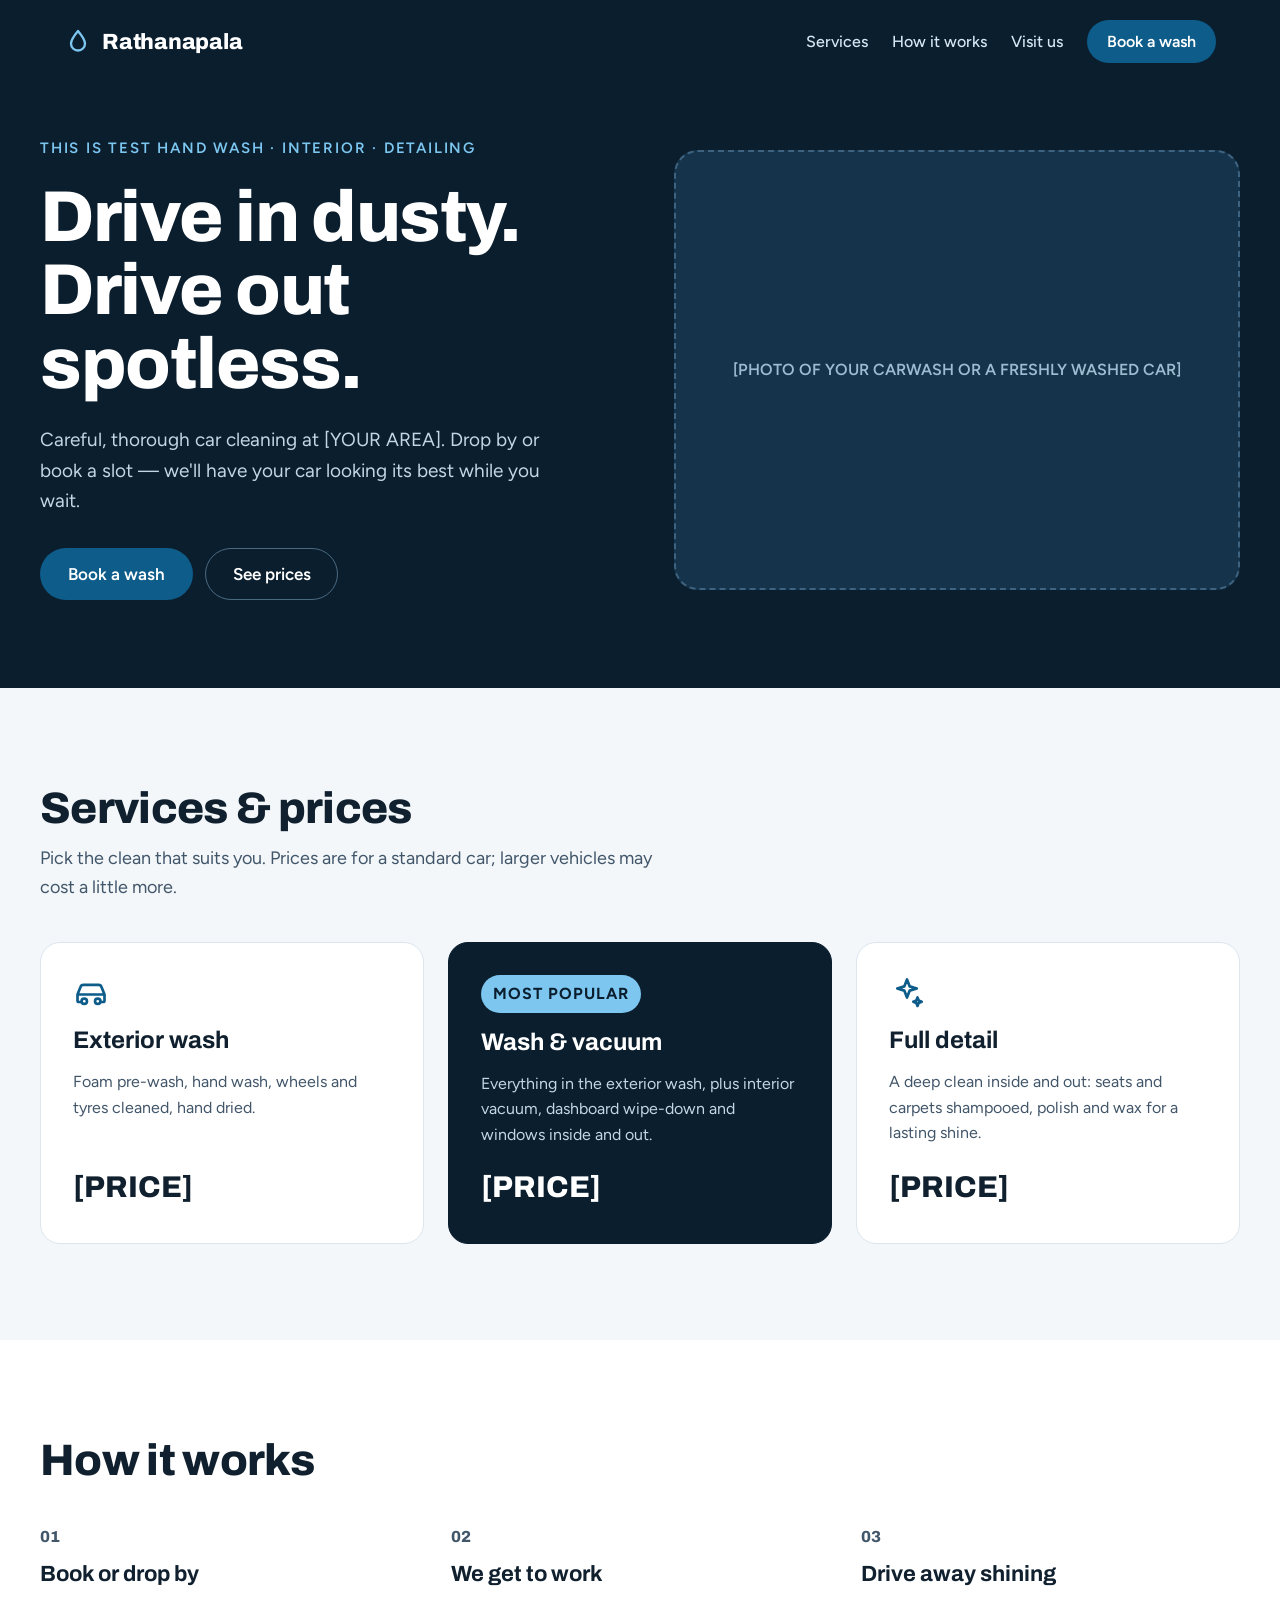
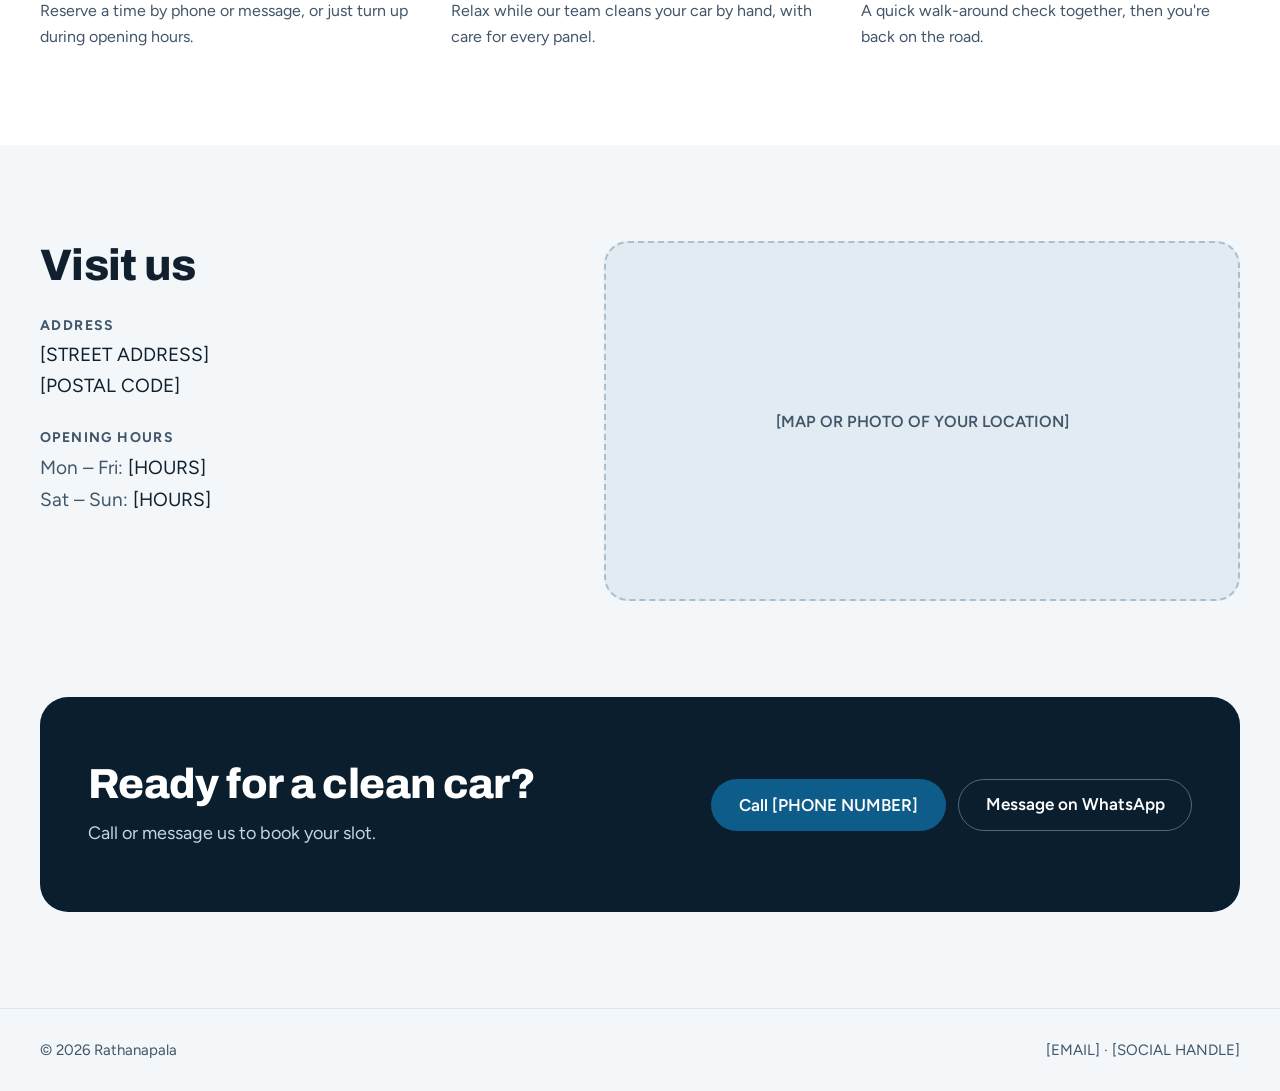
<file: index.html>
<!doctype html>
<html lang="en">
<head>
<meta charset="utf-8">
<meta name="viewport" content="width=device-width, initial-scale=1">
<title>[YOUR BUSINESS NAME] — Car Wash &amp; Detailing</title>
<meta name="description" content="Hand car wash, interior cleaning and full detailing. Book a wash or drop by.">
<link rel="icon" href="data:image/svg+xml,%3Csvg xmlns='http://www.w3.org/2000/svg' viewBox='0 0 24 24' fill='none' stroke='%230D5C8A' stroke-width='2.4' stroke-linecap='round' stroke-linejoin='round'%3E%3Cpath d='M12 2.5c3.5 4.2 6 7.6 6 10.8a6 6 0 0 1-12 0c0-3.2 2.5-6.6 6-10.8z'/%3E%3C/svg%3E">
<link rel="preconnect" href="https://fonts.googleapis.com">
<link rel="preconnect" href="https://fonts.gstatic.com" crossorigin>
<link href="https://fonts.googleapis.com/css2?family=Archivo:wght@500;700;800&family=Figtree:wght@400;500;600;700&display=swap" rel="stylesheet">
<link rel="stylesheet" href="styles.css">
<script src="main.js" defer></script>
</head>
<body>

<header class="site-header">
  <div class="wrap">
    <a class="brand" href="#top">
      <svg width="28" height="28" viewBox="0 0 24 24" fill="none" stroke="#7CC6F0" stroke-width="2" stroke-linecap="round" stroke-linejoin="round" aria-hidden="true"><path d="M12 2.5c3.5 4.2 6 7.6 6 10.8a6 6 0 0 1-12 0c0-3.2 2.5-6.6 6-10.8z"/></svg>
      <span data-field="business.name">[YOUR BUSINESS NAME]</span>
    </a>
    <nav class="site-nav" aria-label="Main">
      <a href="#services">Services</a>
      <a href="#how">How it works</a>
      <a href="#visit">Visit us</a>
      <a class="btn btn-primary" href="#book">Book a wash</a>
    </nav>
  </div>
</header>

<main>
  <section class="hero" id="top">
    <div class="wrap">
      <div class="hero-text">
        <p class="eyebrow" data-field="business.tagline">Hand wash · Interior · Detailing</p>
        <h1>Drive in dusty.<br>Drive out spotless.</h1>
        <p class="hero-sub">Careful, thorough car cleaning at <span data-field="business.area">[YOUR AREA]</span>. Drop by or book a slot — we'll have your car looking its best while you wait.</p>
        <div class="btn-row">
          <a class="btn btn-primary" href="#book">Book a wash</a>
          <a class="btn btn-ghost" href="#services">See prices</a>
        </div>
      </div>
      <!-- Replace this placeholder with your photo:
           <div class="media"><img src="images/hero.jpg" alt="A freshly washed car"></div> -->
      <div class="placeholder placeholder-dark">[PHOTO OF YOUR CARWASH OR A FRESHLY WASHED CAR]</div>
    </div>
  </section>

  <section class="section" id="services">
    <div class="wrap">
      <div class="section-head">
        <h2>Services &amp; prices</h2>
        <p class="lead">Pick the clean that suits you. Prices are for a standard car; larger vehicles may cost a little more.</p>
      </div>
      <!-- These cards are rebuilt from "services" in content.json -->
      <div class="cards" id="services-list">
        <article class="card">
          <h3>Exterior wash</h3>
          <p>Foam pre-wash, hand wash, wheels and tyres cleaned, hand dried.</p>
          <p class="price">[PRICE]</p>
        </article>
        <article class="card card-featured">
          <p class="badge">Most popular</p>
          <h3>Wash &amp; vacuum</h3>
          <p>Everything in the exterior wash, plus interior vacuum, dashboard wipe-down and windows inside and out.</p>
          <p class="price">[PRICE]</p>
        </article>
        <article class="card">
          <h3>Full detail</h3>
          <p>A deep clean inside and out: seats and carpets shampooed, polish and wax for a lasting shine.</p>
          <p class="price">[PRICE]</p>
        </article>
      </div>
    </div>
  </section>

  <section class="section steps-section" id="how">
    <div class="wrap">
      <h2>How it works</h2>
      <div class="steps">
        <div class="step">
          <p class="step-num">01</p>
          <h3>Book or drop by</h3>
          <p>Reserve a time by phone or message, or just turn up during opening hours.</p>
        </div>
        <div class="step">
          <p class="step-num">02</p>
          <h3>We get to work</h3>
          <p>Relax while our team cleans your car by hand, with care for every panel.</p>
        </div>
        <div class="step">
          <p class="step-num">03</p>
          <h3>Drive away shining</h3>
          <p>A quick walk-around check together, then you're back on the road.</p>
        </div>
      </div>
    </div>
  </section>

  <section class="section visit" id="visit">
    <div class="wrap">
      <div class="visit-info">
        <h2>Visit us</h2>
        <div class="info-block">
          <h3>Address</h3>
          <p><span data-field="address.line1">[STREET ADDRESS]</span><br><span data-field="address.line2">[POSTAL CODE]</span></p>
        </div>
        <div class="info-block">
          <h3>Opening hours</h3>
          <ul class="hours-list" id="hours-list">
            <li><span>Mon – Fri: </span>[HOURS]</li>
            <li><span>Sat – Sun: </span>[HOURS]</li>
          </ul>
        </div>
      </div>
      <!-- Replace with a Google Maps embed (Share › Embed a map) or a photo. -->
      <div class="placeholder placeholder-light">[MAP OR PHOTO OF YOUR LOCATION]</div>
    </div>
  </section>

  <section class="book" id="book">
    <div class="wrap book-box">
      <div class="book-text">
        <h2>Ready for a clean car?</h2>
        <p>Call or message us to book your slot.</p>
      </div>
      <div class="btn-row">
        <a class="btn btn-primary" id="call-link" href="#book">Call <span data-field="contact.phone">[PHONE NUMBER]</span></a>
        <a class="btn btn-ghost" id="whatsapp-link" href="#book">Message on WhatsApp</a>
      </div>
    </div>
  </section>
</main>

<footer class="site-footer">
  <div class="wrap">
    <p>© <span id="year">2026</span> <span data-field="business.name">[YOUR BUSINESS NAME]</span></p>
    <p><span data-field="contact.email">[EMAIL]</span> · <span data-field="contact.social">[SOCIAL HANDLE]</span></p>
  </div>
</footer>

</body>
</html>
</file>
<file: styles.css>
:root {
  --navy: #0B1E2E;
  --navy-2: #15334A;
  --accent: #0D5C8A;
  --accent-hover: #0A4366;
  --sky: #7CC6F0;
  --ink: #10202E;
  --muted: #42566A;
  --muted-dark: #C4D6E4;
  --line: #DCE6EE;
  --bg: #F3F7FA;
  --white: #FFFFFF;
}
* { box-sizing: border-box; }
html { scroll-behavior: smooth; }
body {
  margin: 0;
  font-family: 'Figtree', system-ui, sans-serif;
  color: var(--ink);
  background: var(--bg);
  -webkit-font-smoothing: antialiased;
}
h1, h2, h3 { font-family: 'Archivo', sans-serif; margin: 0; }
p { margin: 0; }
a { color: var(--accent); }
.wrap { max-width: 1200px; margin: 0 auto; }
.section { padding: 96px 24px; }
.section h2 { font-weight: 800; font-size: clamp(32px, 4vw, 44px); letter-spacing: -0.015em; }
.lead { font-size: 18px; line-height: 1.6; color: var(--muted); }

/* Buttons */
.btn {
  display: inline-block; text-decoration: none; font-weight: 600; font-size: 17px;
  padding: 16px 28px; border-radius: 999px; transition: background .15s, border-color .15s;
}
.btn-primary { background: var(--accent); color: var(--white); }
.btn-primary:hover { background: var(--accent-hover); color: var(--white); }
.btn-ghost { border: 1.5px solid #4A6A82; color: var(--white); padding: 14.5px 26.5px; }
.btn-ghost:hover { border-color: var(--sky); color: var(--white); }
.btn-row { display: flex; flex-wrap: wrap; gap: 12px; }

/* Header */
.site-header { background: var(--navy); color: var(--white); }
.site-header .wrap {
  padding: 20px 24px; display: flex; flex-wrap: wrap;
  align-items: center; justify-content: space-between; gap: 16px;
}
.brand {
  display: flex; align-items: center; gap: 10px; color: var(--white); text-decoration: none;
  font-family: 'Archivo', sans-serif; font-weight: 800; font-size: 22px; letter-spacing: -0.01em;
}
.site-nav { display: flex; flex-wrap: wrap; align-items: center; gap: 24px; font-weight: 500; }
.site-nav a:not(.btn) { color: #D6E6F2; text-decoration: none; padding: 10px 0; }
.site-nav a:not(.btn):hover { color: var(--white); }
.site-nav .btn { padding: 12px 20px; font-size: 16px; }

/* Hero */
.hero { background: var(--navy); color: var(--white); padding: 56px 24px 88px; }
.hero .wrap { display: flex; flex-wrap: wrap; align-items: center; gap: 48px; }
.hero-text { flex: 1 1 440px; min-width: 0; display: flex; flex-direction: column; gap: 24px; }
.eyebrow { color: var(--sky); font-weight: 600; font-size: 15px; letter-spacing: .12em; text-transform: uppercase; }
.hero h1 { font-weight: 800; font-size: clamp(42px, 6vw, 72px); line-height: 1.02; letter-spacing: -0.02em; }
.hero-sub { font-size: 19px; line-height: 1.6; color: var(--muted-dark); max-width: 520px; }
.hero .btn-row { margin-top: 8px; }

.placeholder {
  flex: 1 1 420px; min-width: 0; border-radius: 24px; display: flex; align-items: center;
  justify-content: center; text-align: center; font-weight: 600; padding: 24px;
}
.placeholder-dark { height: 440px; background: var(--navy-2); border: 2px dashed #3E6380; color: #9DBBD1; }
.placeholder-light { height: 360px; background: #E2EBF2; border: 2px dashed #A9BFD0; color: var(--muted); flex-basis: 480px; }
.media { flex: 1 1 420px; min-width: 0; border-radius: 24px; overflow: hidden; }
.media img { display: block; width: 100%; height: 100%; object-fit: cover; }

/* Services */
.section-head { display: flex; flex-direction: column; gap: 12px; max-width: 640px; margin-bottom: 40px; }
.cards { display: flex; flex-wrap: wrap; gap: 24px; }
.card {
  flex: 1 1 300px; min-width: 0; background: var(--white); border: 1px solid var(--line);
  border-radius: 20px; padding: 32px; display: flex; flex-direction: column; gap: 16px;
}
.card h3 { font-weight: 700; font-size: 24px; }
.card p { font-size: 16px; line-height: 1.6; color: var(--muted); }
.card .price { margin-top: auto; font-family: 'Archivo', sans-serif; font-weight: 800; font-size: 30px; color: var(--ink); }
.card-featured { background: var(--navy); border-color: var(--navy); color: var(--white); }
.card-featured p { color: var(--muted-dark); }
.card-featured .price { color: var(--white); }
.badge {
  align-self: flex-start; background: var(--sky); color: var(--navy) !important; font-size: 13px;
  font-weight: 700; letter-spacing: .06em; text-transform: uppercase; padding: 6px 12px; border-radius: 999px;
}

/* Steps */
.steps-section { background: var(--white); }
.steps-section h2 { margin-bottom: 40px; }
.steps { display: flex; flex-wrap: wrap; gap: 32px; }
.step { flex: 1 1 260px; min-width: 0; display: flex; flex-direction: column; gap: 12px; }
.step-num { font-family: 'Archivo', sans-serif; font-weight: 800; font-size: 48px; color: var(--accent); line-height: 1; }
.step h3 { font-weight: 700; font-size: 22px; }
.step p { font-size: 16px; line-height: 1.6; color: var(--muted); }

/* Visit */
.visit .wrap { display: flex; flex-wrap: wrap; gap: 48px; }
.visit-info { flex: 1 1 360px; min-width: 0; display: flex; flex-direction: column; gap: 28px; }
.info-block { display: flex; flex-direction: column; gap: 6px; }
.info-block h3 {
  font-family: 'Figtree', sans-serif; font-size: 14px; font-weight: 700;
  letter-spacing: .1em; text-transform: uppercase; color: var(--muted);
}
.info-block p { font-size: 19px; line-height: 1.6; }

/* Booking CTA */
.book { padding: 0 24px 96px; }
.book-box {
  background: var(--navy); color: var(--white); border-radius: 28px; padding: 64px 48px;
  display: flex; flex-wrap: wrap; align-items: center; justify-content: space-between; gap: 32px;
}
.book-text { flex: 1 1 420px; min-width: 0; display: flex; flex-direction: column; gap: 12px; }
.book-text h2 { font-weight: 800; font-size: clamp(30px, 4vw, 42px); letter-spacing: -0.015em; }
.book-text p { font-size: 18px; line-height: 1.6; color: var(--muted-dark); }

/* Footer */
.site-footer { border-top: 1px solid var(--line); padding: 32px 24px; }
.site-footer .wrap { display: flex; flex-wrap: wrap; justify-content: space-between; gap: 16px; font-size: 15px; color: var(--muted); }

@media (max-width: 640px) {
  .section { padding: 64px 20px; }
  .hero { padding: 32px 20px 64px; }
  .placeholder-dark { height: 280px; }
  .placeholder-light { height: 240px; }
  .book { padding: 0 20px 64px; }
  .book-box { padding: 40px 24px; }
  .site-nav { gap: 16px; }
}
/* Lists filled from content.json */
.hours-list { list-style: none; margin: 0; padding: 0; font-size: 19px; line-height: 1.7; }
.hours-list span { color: var(--muted); }
</file>
